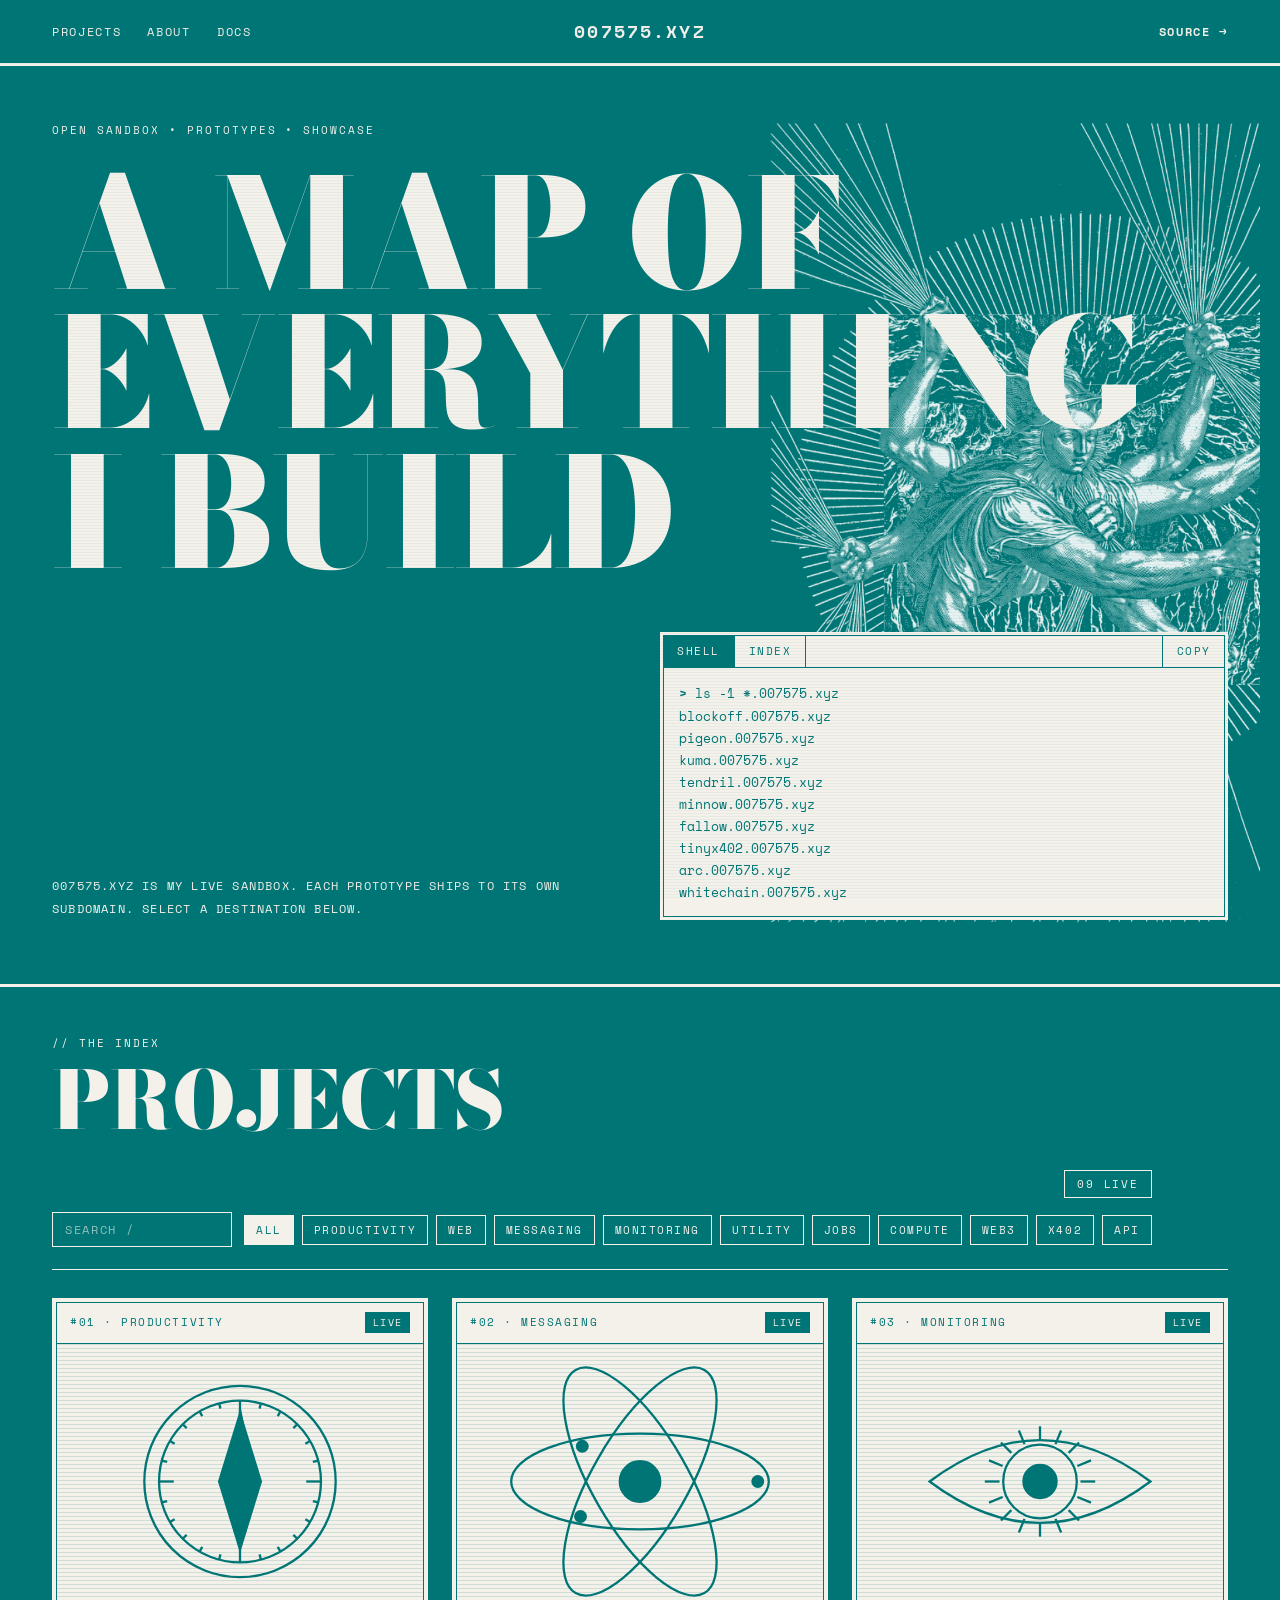
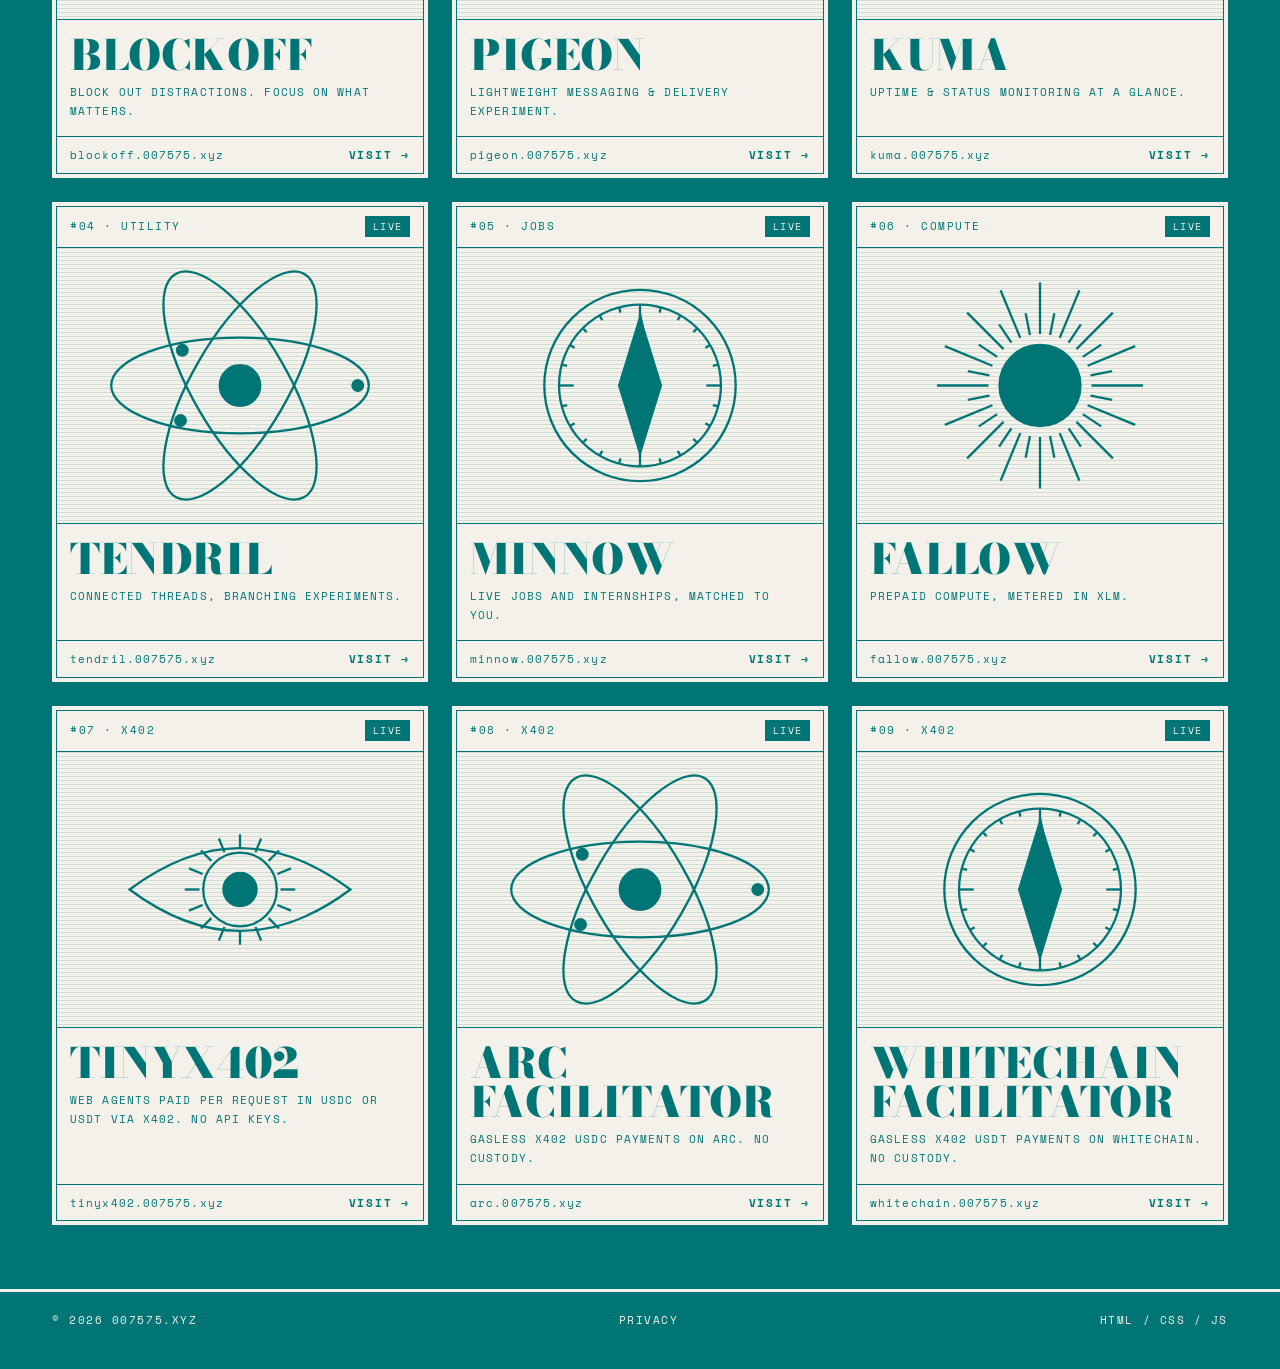
<file: index.html>
<!DOCTYPE html>
<html lang="en">
<head>
  <meta charset="UTF-8" />
  <meta name="viewport" content="width=device-width, initial-scale=1.0" />
  <title>007575.XYZ — INDEX</title>
  <meta name="description" content="A duotone sitemap of prototypes and showcases hosted on 007575.xyz subdomains." />
  <meta name="theme-color" content="#007575" />

  <link rel="preconnect" href="https://fonts.googleapis.com" />
  <link rel="preconnect" href="https://fonts.gstatic.com" crossorigin />
  <link href="https://fonts.googleapis.com/css2?family=Bodoni+Moda:opsz,wght@6..96,400;6..96,700;6..96,900&family=Space+Mono:wght@400;700&display=swap" rel="stylesheet" />
  <link rel="stylesheet" href="styles.css" />
  <script async src="https://pagead2.googlesyndication.com/pagead/js/adsbygoogle.js?client=ca-pub-1552518147897973"
     crossorigin="anonymous"></script>
</head>
<body>
  <div class="scanlines" aria-hidden="true"></div>

  <!-- ===================== HEADER ===================== -->
  <header class="masthead">
    <nav class="mast-left">
      <a href="#index">PROJECTS</a>
      <a href="about.html">ABOUT</a>
      <a href="docs.html">DOCS</a>
    </nav>
    <a class="wordmark" href="https://007575.xyz">007575<span class="wm-tld">.XYZ</span></a>
    <nav class="mast-right">
      <a class="cta-link" href="https://github.com/HimanshuM685/007575.xyz" target="_blank" rel="noopener noreferrer">SOURCE&nbsp;→</a>
    </nav>
  </header>

  <div class="rule rule-heavy"></div>

  <main>
    <!-- ===================== HERO (Mode A) ===================== -->
    <section class="hero">
      <img class="hero-art" src="img/hero-art.jpg" alt="" aria-hidden="true" />

      <p class="kicker">OPEN&nbsp;SANDBOX&nbsp;&bull;&nbsp;PROTOTYPES&nbsp;&bull;&nbsp;SHOWCASE</p>

      <h1 class="display">
        A&nbsp;MAP&nbsp;OF<br />
        EVERYTHING<br />
        I&nbsp;BUILD
      </h1>

      <div class="hero-foot">
        <p class="hero-body">
          007575.XYZ&nbsp;IS&nbsp;MY&nbsp;LIVE&nbsp;SANDBOX.&nbsp;EACH&nbsp;PROTOTYPE&nbsp;SHIPS&nbsp;TO&nbsp;ITS&nbsp;OWN
          SUBDOMAIN.&nbsp;SELECT&nbsp;A&nbsp;DESTINATION&nbsp;BELOW.
        </p>

        <!-- terminal block (Mode B card) -->
        <div class="terminal">
          <div class="terminal-tabs">
            <span class="tab tab-active">SHELL</span>
            <span class="tab">INDEX</span>
            <button class="copy" id="copyBtn" type="button">COPY</button>
          </div>
          <pre class="terminal-body"><span class="t-prompt">&gt;</span> ls -1 *.007575.xyz
<span id="termList"></span></pre>
        </div>
      </div>
    </section>

    <div class="rule rule-heavy"></div>

    <!-- ===================== INDEX (projects) ===================== -->
    <section class="index" id="index">
      <div class="section-head">
        <div class="sh-left">
          <p class="kicker">// THE&nbsp;INDEX</p>
          <h2 class="display section-title">PROJECTS</h2>
        </div>
        <div class="sh-right">
          <span class="count-box"><span id="countNum">00</span>&nbsp;LIVE</span>
          <div class="controls">
            <input type="text" id="search" placeholder="SEARCH /" autocomplete="off" spellcheck="false" />
            <div class="filters" id="filters"></div>
          </div>
        </div>
      </div>

      <div class="rule"></div>

      <div class="grid" id="grid" aria-live="polite"></div>
      <p class="empty" id="empty" hidden>—&nbsp;NO&nbsp;MATCHING&nbsp;ENTRIES&nbsp;—</p>
    </section>
  </main>

  <div class="rule rule-heavy"></div>

  <!-- ===================== FOOTER ===================== -->
  <footer class="footer">
    <span>&copy;&nbsp;<span id="year"></span>&nbsp;007575.XYZ</span>
    <span class="foot-mid"><a href="privacy.html">PRIVACY</a></span>
    <span>HTML&nbsp;/&nbsp;CSS&nbsp;/&nbsp;JS</span>
  </footer>

  <script src="projects.js"></script>
  <script src="script.js"></script>
</body>
</html>
</file>
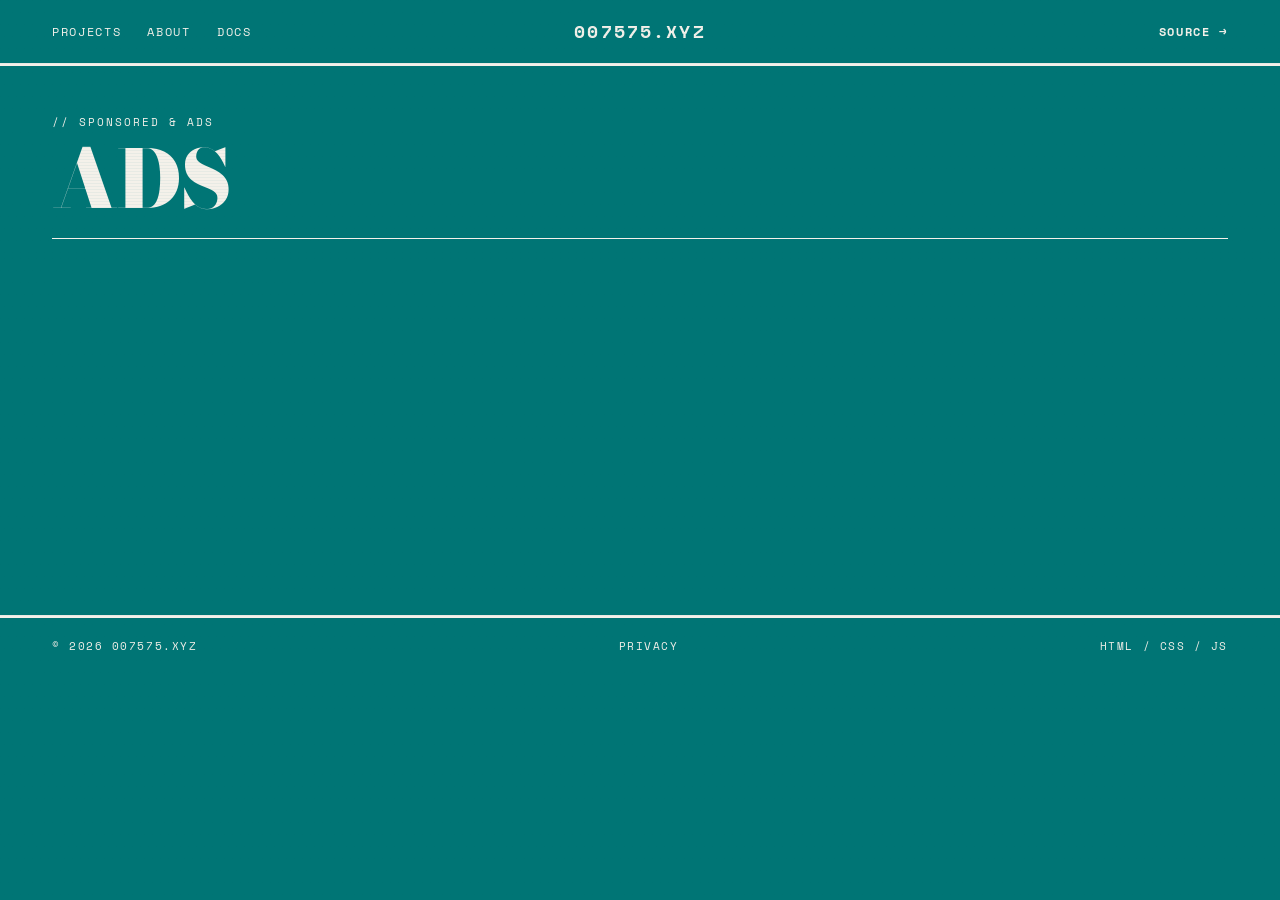
<file: ads/index.html>
<!DOCTYPE html>
<html lang="en">
<head>
  <meta charset="UTF-8" />
  <meta name="viewport" content="width=device-width, initial-scale=1.0" />
  <title>ADS — 007575.XYZ</title>
  <meta name="description" content="Sponsored content and advertisements on 007575.xyz." />
  <meta name="theme-color" content="#007575" />

  <link rel="preconnect" href="https://fonts.googleapis.com" />
  <link rel="preconnect" href="https://fonts.gstatic.com" crossorigin />
  <link href="https://fonts.googleapis.com/css2?family=Bodoni+Moda:opsz,wght@6..96,400;6..96,700;6..96,900&family=Space+Mono:wght@400;700&display=swap" rel="stylesheet" />
  <link rel="stylesheet" href="../styles.css" />
  <script async src="https://pagead2.googlesyndication.com/pagead/js/adsbygoogle.js?client=ca-pub-1552518147897973"
     crossorigin="anonymous"></script>
</head>
<body>
  <div class="scanlines" aria-hidden="true"></div>

  <header class="masthead">
    <nav class="mast-left">
      <a href="../index.html#index">PROJECTS</a>
      <a href="../about.html">ABOUT</a>
      <a href="../docs.html">DOCS</a>
    </nav>
    <a class="wordmark" href="https://007575.xyz">007575<span class="wm-tld">.XYZ</span></a>
    <nav class="mast-right">
      <a class="cta-link" href="https://github.com/HimanshuM685/007575.xyz" target="_blank" rel="noopener noreferrer">SOURCE&nbsp;→</a>
    </nav>
  </header>

  <div class="rule rule-heavy"></div>

  <main>
    <section class="index">
      <div class="section-head">
        <div class="sh-left">
          <p class="kicker">// SPONSORED&nbsp;&amp;&nbsp;ADS</p>
          <h1 class="display section-title">ADS</h1>
        </div>
      </div>

      <div class="rule"></div>

      <div class="ad-container" style="margin-top: 32px; min-height: 280px;">
        <!-- Sq -->
        <ins class="adsbygoogle"
             style="display:block"
             data-ad-client="ca-pub-1552518147897973"
             data-ad-slot="1195379745"
             data-ad-format="auto"
             data-full-width-responsive="true"></ins>
        <script>
             (adsbygoogle = window.adsbygoogle || []).push({});
        </script>
      </div>
    </section>
  </main>

  <div class="rule rule-heavy"></div>

  <footer class="footer">
    <span>&copy;&nbsp;<span id="year"></span>&nbsp;007575.XYZ</span>
    <span class="foot-mid"><a href="../privacy.html">PRIVACY</a></span>
    <span>HTML&nbsp;/&nbsp;CSS&nbsp;/&nbsp;JS</span>
  </footer>

  <script>document.getElementById('year').textContent = new Date().getFullYear();</script>
</body>
</html>
</file>
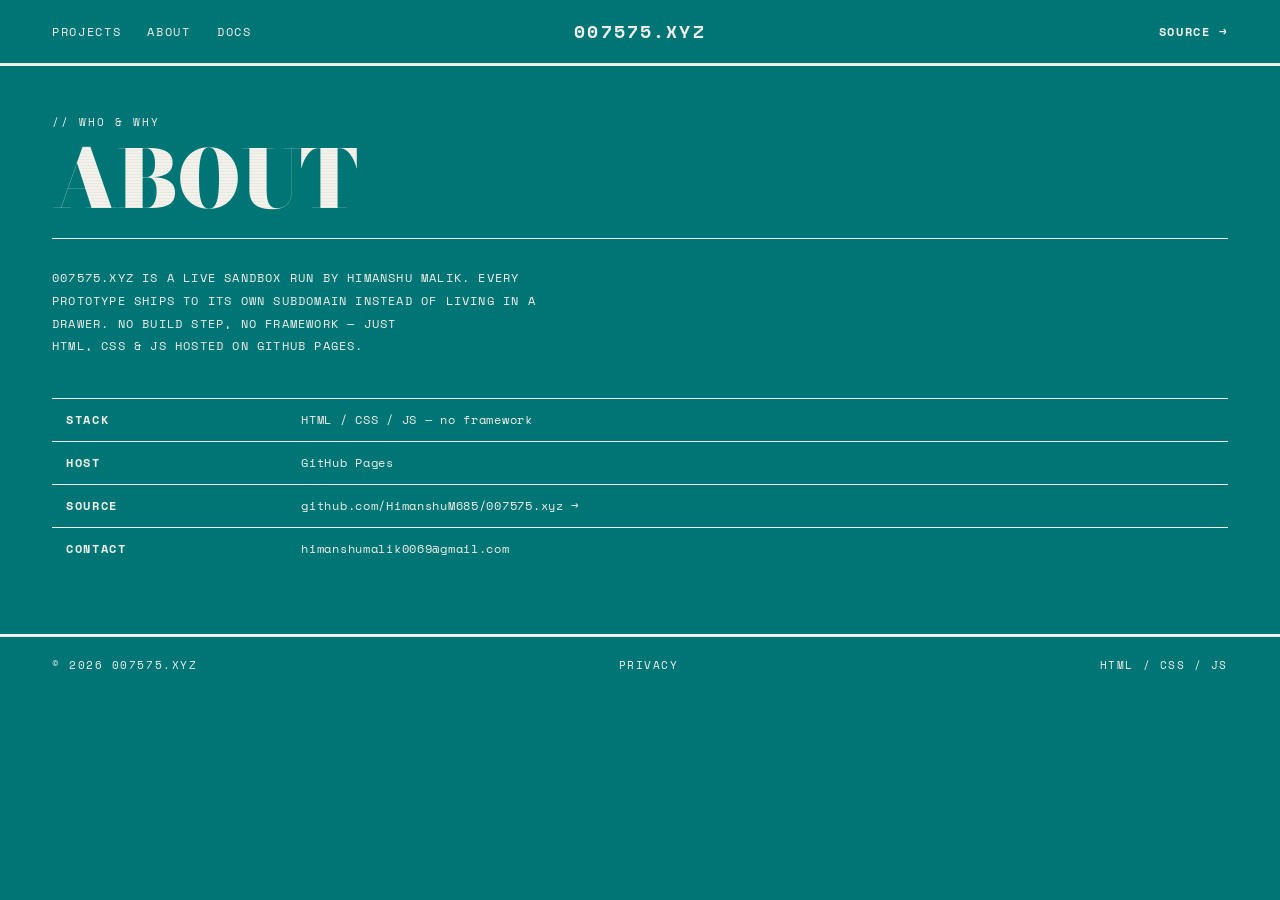
<file: about.html>
<!DOCTYPE html>
<html lang="en">
<head>
  <meta charset="UTF-8" />
  <meta name="viewport" content="width=device-width, initial-scale=1.0" />
  <title>ABOUT — 007575.XYZ</title>
  <meta name="description" content="About 007575.xyz — a live sandbox of prototypes shipped to *.007575.xyz subdomains." />
  <meta name="theme-color" content="#007575" />

  <link rel="preconnect" href="https://fonts.googleapis.com" />
  <link rel="preconnect" href="https://fonts.gstatic.com" crossorigin />
  <link href="https://fonts.googleapis.com/css2?family=Bodoni+Moda:opsz,wght@6..96,400;6..96,700;6..96,900&family=Space+Mono:wght@400;700&display=swap" rel="stylesheet" />
  <link rel="stylesheet" href="styles.css" />
  <script async src="https://pagead2.googlesyndication.com/pagead/js/adsbygoogle.js?client=ca-pub-1552518147897973"
     crossorigin="anonymous"></script>
</head>
<body>
  <div class="scanlines" aria-hidden="true"></div>

  <header class="masthead">
    <nav class="mast-left">
      <a href="index.html#index">PROJECTS</a>
      <a href="about.html">ABOUT</a>
      <a href="docs.html">DOCS</a>
    </nav>
    <a class="wordmark" href="https://007575.xyz">007575<span class="wm-tld">.XYZ</span></a>
    <nav class="mast-right">
      <a class="cta-link" href="https://github.com/HimanshuM685/007575.xyz" target="_blank" rel="noopener noreferrer">SOURCE&nbsp;→</a>
    </nav>
  </header>

  <div class="rule rule-heavy"></div>

  <main>
    <section class="index">
      <div class="section-head">
        <div class="sh-left">
          <p class="kicker">// WHO&nbsp;&amp;&nbsp;WHY</p>
          <h1 class="display section-title">ABOUT</h1>
        </div>
      </div>

      <div class="rule"></div>

      <p class="hero-body" style="max-width: 68ch; margin-top: 28px;">
        007575.XYZ&nbsp;IS&nbsp;A&nbsp;LIVE&nbsp;SANDBOX&nbsp;RUN&nbsp;BY&nbsp;HIMANSHU&nbsp;MALIK.&nbsp;EVERY
        PROTOTYPE&nbsp;SHIPS&nbsp;TO&nbsp;ITS&nbsp;OWN&nbsp;SUBDOMAIN&nbsp;INSTEAD&nbsp;OF&nbsp;LIVING&nbsp;IN&nbsp;A
        DRAWER.&nbsp;NO&nbsp;BUILD&nbsp;STEP,&nbsp;NO&nbsp;FRAMEWORK&nbsp;—&nbsp;JUST
        HTML,&nbsp;CSS&nbsp;&amp;&nbsp;JS&nbsp;HOSTED&nbsp;ON&nbsp;GITHUB&nbsp;PAGES.
      </p>

      <table class="doc-table" style="margin-top: 40px;">
        <tbody>
          <tr><th>STACK</th><td>HTML&nbsp;/&nbsp;CSS&nbsp;/&nbsp;JS&nbsp;—&nbsp;no&nbsp;framework</td></tr>
          <tr><th>HOST</th><td>GitHub&nbsp;Pages</td></tr>
          <tr><th>SOURCE</th><td><a href="https://github.com/HimanshuM685/007575.xyz" target="_blank" rel="noopener noreferrer">github.com/HimanshuM685/007575.xyz&nbsp;→</a></td></tr>
          <tr><th>CONTACT</th><td><a href="mailto:himanshumalik0069@gmail.com">himanshumalik0069@gmail.com</a></td></tr>
        </tbody>
      </table>
    </section>
  </main>

  <div class="rule rule-heavy"></div>

  <footer class="footer">
    <span>&copy;&nbsp;<span id="year"></span>&nbsp;007575.XYZ</span>
    <span class="foot-mid"><a href="privacy.html">PRIVACY</a></span>
    <span>HTML&nbsp;/&nbsp;CSS&nbsp;/&nbsp;JS</span>
  </footer>

  <script>document.getElementById('year').textContent = new Date().getFullYear();</script>
</body>
</html>
</file>
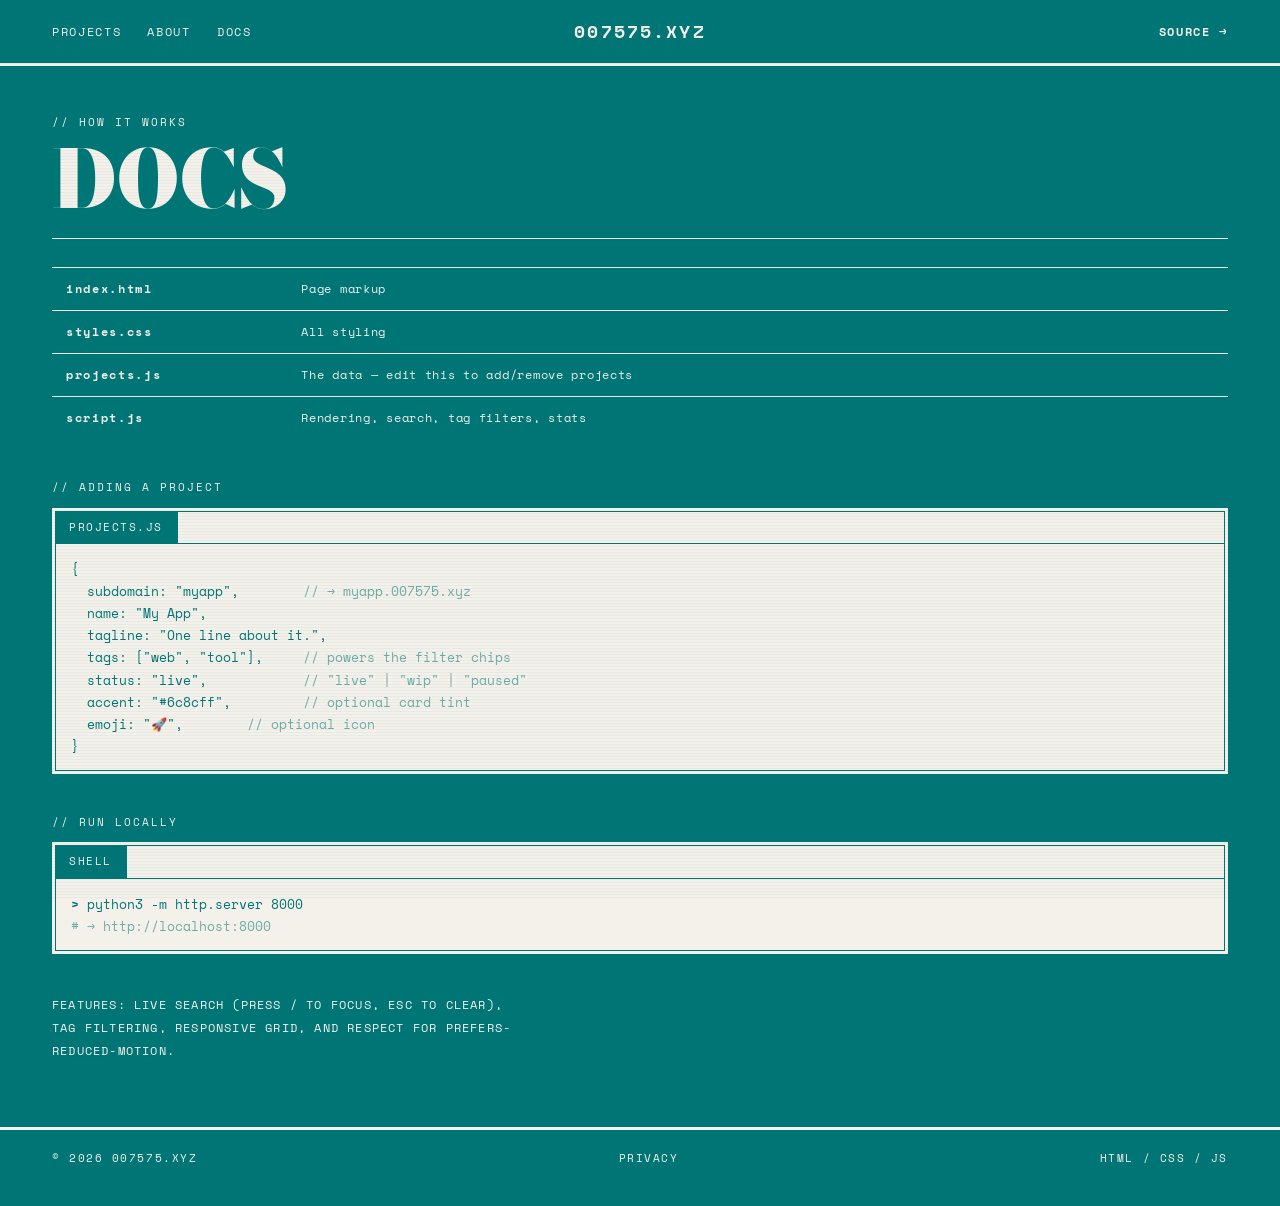
<file: docs.html>
<!DOCTYPE html>
<html lang="en">
<head>
  <meta charset="UTF-8" />
  <meta name="viewport" content="width=device-width, initial-scale=1.0" />
  <title>DOCS — 007575.XYZ</title>
  <meta name="description" content="How 007575.xyz works and how to add a new project subdomain." />
  <meta name="theme-color" content="#007575" />

  <link rel="preconnect" href="https://fonts.googleapis.com" />
  <link rel="preconnect" href="https://fonts.gstatic.com" crossorigin />
  <link href="https://fonts.googleapis.com/css2?family=Bodoni+Moda:opsz,wght@6..96,400;6..96,700;6..96,900&family=Space+Mono:wght@400;700&display=swap" rel="stylesheet" />
  <link rel="stylesheet" href="styles.css" />
  <script async src="https://pagead2.googlesyndication.com/pagead/js/adsbygoogle.js?client=ca-pub-1552518147897973"
     crossorigin="anonymous"></script>
</head>
<body>
  <div class="scanlines" aria-hidden="true"></div>

  <header class="masthead">
    <nav class="mast-left">
      <a href="index.html#index">PROJECTS</a>
      <a href="about.html">ABOUT</a>
      <a href="docs.html">DOCS</a>
    </nav>
    <a class="wordmark" href="https://007575.xyz">007575<span class="wm-tld">.XYZ</span></a>
    <nav class="mast-right">
      <a class="cta-link" href="https://github.com/HimanshuM685/007575.xyz" target="_blank" rel="noopener noreferrer">SOURCE&nbsp;→</a>
    </nav>
  </header>

  <div class="rule rule-heavy"></div>

  <main>
    <section class="index">
      <div class="section-head">
        <div class="sh-left">
          <p class="kicker">// HOW&nbsp;IT&nbsp;WORKS</p>
          <h1 class="display section-title">DOCS</h1>
        </div>
      </div>

      <div class="rule"></div>

      <table class="doc-table" style="margin-top: 28px;">
        <tbody>
          <tr><th>index.html</th><td>Page markup</td></tr>
          <tr><th>styles.css</th><td>All styling</td></tr>
          <tr><th>projects.js</th><td>The data&nbsp;— edit this to add/remove projects</td></tr>
          <tr><th>script.js</th><td>Rendering, search, tag filters, stats</td></tr>
        </tbody>
      </table>

      <p class="kicker" style="margin-top: 40px; margin-bottom: 12px;">// ADDING&nbsp;A&nbsp;PROJECT</p>
      <div class="terminal">
        <div class="terminal-tabs">
          <span class="tab tab-active">PROJECTS.JS</span>
        </div>
        <pre class="terminal-body">{
  subdomain: "myapp",        <span class="doc-comment">// &rarr; myapp.007575.xyz</span>
  name: "My App",
  tagline: "One line about it.",
  tags: ["web", "tool"],     <span class="doc-comment">// powers the filter chips</span>
  status: "live",            <span class="doc-comment">// "live" | "wip" | "paused"</span>
  accent: "#6c8cff",         <span class="doc-comment">// optional card tint</span>
  emoji: "&#128640;",        <span class="doc-comment">// optional icon</span>
}</pre>
      </div>

      <p class="kicker" style="margin-top: 40px; margin-bottom: 12px;">// RUN&nbsp;LOCALLY</p>
      <div class="terminal">
        <div class="terminal-tabs">
          <span class="tab tab-active">SHELL</span>
        </div>
        <pre class="terminal-body"><span class="t-prompt">&gt;</span> python3 -m http.server 8000
<span class="doc-comment"># &rarr; http://localhost:8000</span></pre>
      </div>

      <p class="hero-body" style="max-width: 68ch; margin-top: 40px;">
        FEATURES:&nbsp;LIVE&nbsp;SEARCH&nbsp;(PRESS&nbsp;/&nbsp;TO&nbsp;FOCUS,&nbsp;ESC&nbsp;TO&nbsp;CLEAR),
        TAG&nbsp;FILTERING,&nbsp;RESPONSIVE&nbsp;GRID,&nbsp;AND&nbsp;RESPECT&nbsp;FOR
        PREFERS-REDUCED-MOTION.
      </p>
    </section>
  </main>

  <div class="rule rule-heavy"></div>

  <footer class="footer">
    <span>&copy;&nbsp;<span id="year"></span>&nbsp;007575.XYZ</span>
    <span class="foot-mid"><a href="privacy.html">PRIVACY</a></span>
    <span>HTML&nbsp;/&nbsp;CSS&nbsp;/&nbsp;JS</span>
  </footer>

  <script>document.getElementById('year').textContent = new Date().getFullYear();</script>
</body>
</html>
</file>
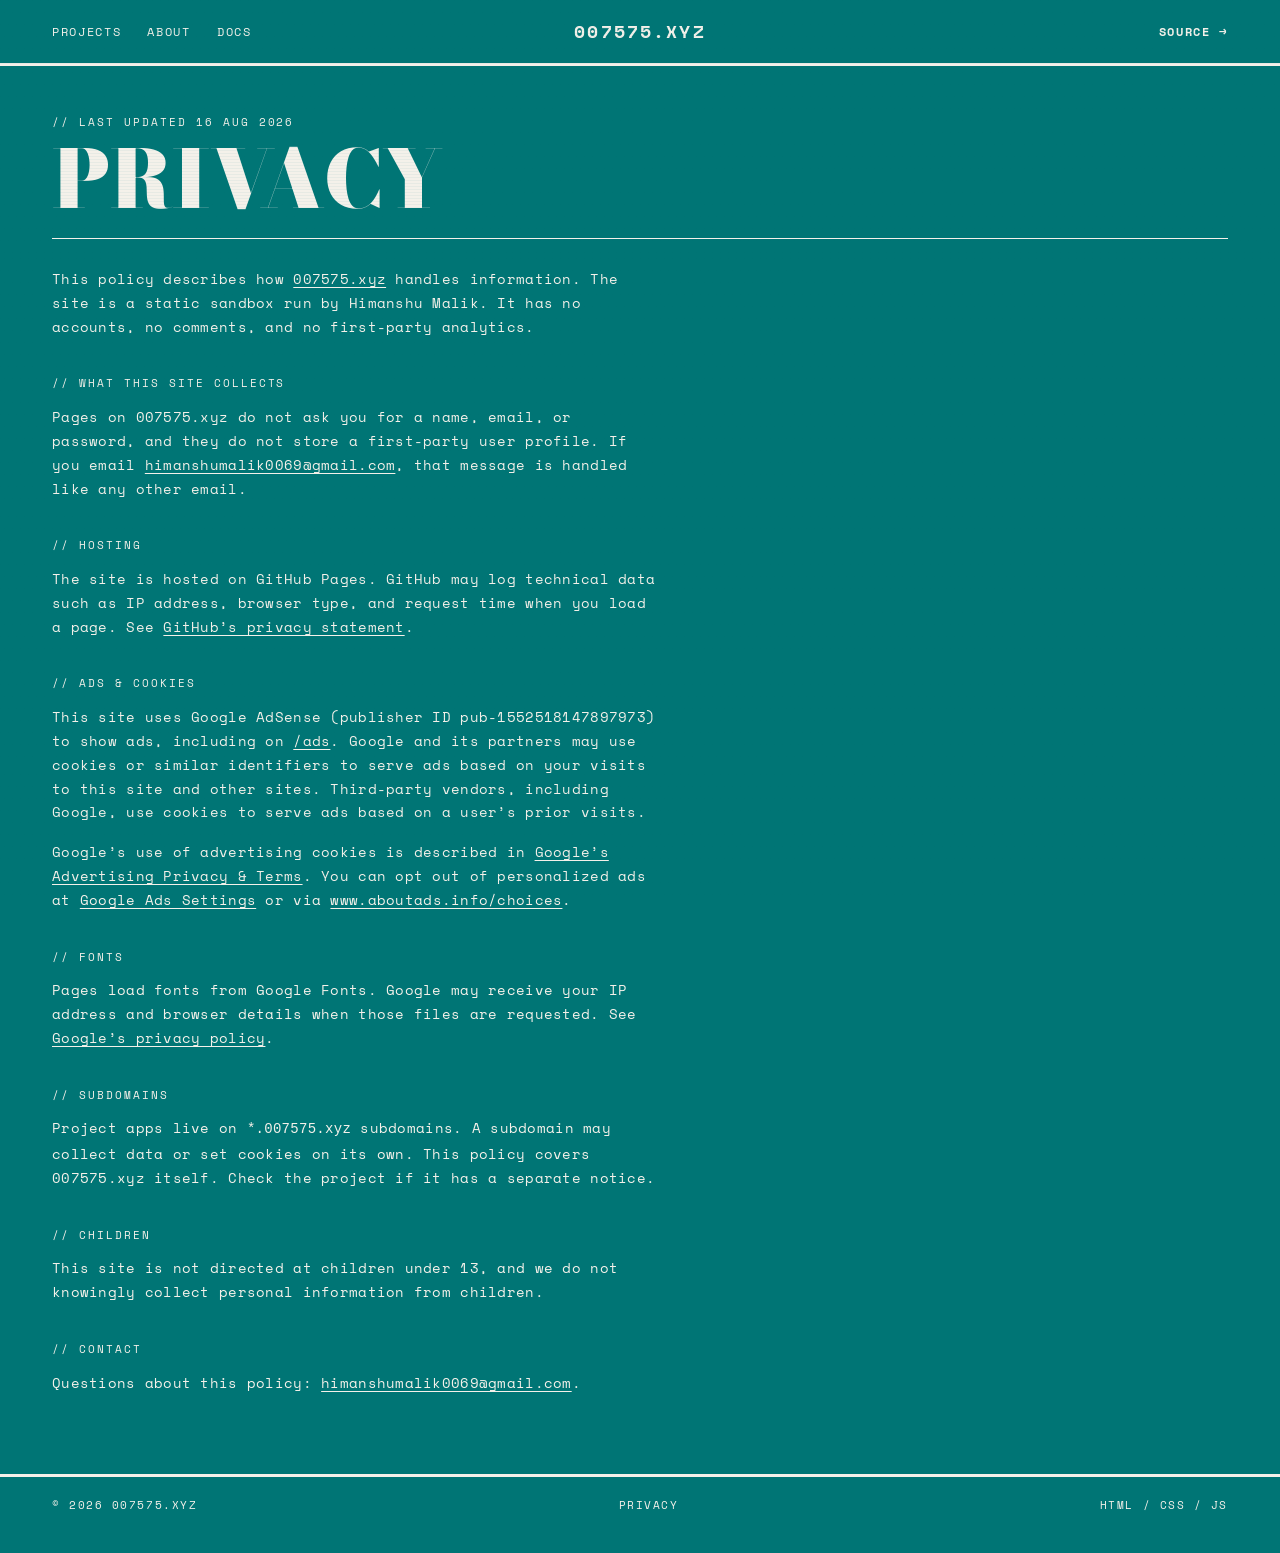
<file: privacy.html>
<!DOCTYPE html>
<html lang="en">
<head>
  <meta charset="UTF-8" />
  <meta name="viewport" content="width=device-width, initial-scale=1.0" />
  <title>PRIVACY — 007575.XYZ</title>
  <meta name="description" content="Privacy policy for 007575.xyz — what this site collects, cookies, and Google AdSense." />
  <meta name="theme-color" content="#007575" />

  <link rel="preconnect" href="https://fonts.googleapis.com" />
  <link rel="preconnect" href="https://fonts.gstatic.com" crossorigin />
  <link href="https://fonts.googleapis.com/css2?family=Bodoni+Moda:opsz,wght@6..96,400;6..96,700;6..96,900&family=Space+Mono:wght@400;700&display=swap" rel="stylesheet" />
  <link rel="stylesheet" href="styles.css" />
  <script async src="https://pagead2.googlesyndication.com/pagead/js/adsbygoogle.js?client=ca-pub-1552518147897973"
     crossorigin="anonymous"></script>
</head>
<body>
  <div class="scanlines" aria-hidden="true"></div>

  <header class="masthead">
    <nav class="mast-left">
      <a href="index.html#index">PROJECTS</a>
      <a href="about.html">ABOUT</a>
      <a href="docs.html">DOCS</a>
    </nav>
    <a class="wordmark" href="https://007575.xyz">007575<span class="wm-tld">.XYZ</span></a>
    <nav class="mast-right">
      <a class="cta-link" href="https://github.com/HimanshuM685/007575.xyz" target="_blank" rel="noopener noreferrer">SOURCE&nbsp;→</a>
    </nav>
  </header>

  <div class="rule rule-heavy"></div>

  <main>
    <section class="index">
      <div class="section-head">
        <div class="sh-left">
          <p class="kicker">// LAST&nbsp;UPDATED&nbsp;16&nbsp;AUG&nbsp;2026</p>
          <h1 class="display section-title">PRIVACY</h1>
        </div>
      </div>

      <div class="rule"></div>

      <div class="legal">
        <p>
          This policy describes how <a href="https://007575.xyz">007575.xyz</a> handles information.
          The site is a static sandbox run by Himanshu Malik. It has no accounts, no comments, and no first-party analytics.
        </p>

        <p class="kicker" style="margin-top: 36px; margin-bottom: 12px;">// WHAT&nbsp;THIS&nbsp;SITE&nbsp;COLLECTS</p>
        <p>
          Pages on 007575.xyz do not ask you for a name, email, or password, and they do not store a first-party user profile.
          If you email <a href="mailto:himanshumalik0069@gmail.com">himanshumalik0069@gmail.com</a>, that message is handled like any other email.
        </p>

        <p class="kicker" style="margin-top: 36px; margin-bottom: 12px;">// HOSTING</p>
        <p>
          The site is hosted on GitHub Pages. GitHub may log technical data such as IP address, browser type, and request time when you load a page.
          See <a href="https://docs.github.com/en/site-policy/privacy-policies/github-general-privacy-statement" target="_blank" rel="noopener noreferrer">GitHub’s privacy statement</a>.
        </p>

        <p class="kicker" style="margin-top: 36px; margin-bottom: 12px;">// ADS&nbsp;&amp;&nbsp;COOKIES</p>
        <p>
          This site uses Google AdSense (publisher ID pub-1552518147897973) to show ads, including on <a href="ads/">/ads</a>.
          Google and its partners may use cookies or similar identifiers to serve ads based on your visits to this site and other sites.
          Third-party vendors, including Google, use cookies to serve ads based on a user’s prior visits.
        </p>
        <p>
          Google’s use of advertising cookies is described in
          <a href="https://policies.google.com/technologies/ads" target="_blank" rel="noopener noreferrer">Google’s Advertising Privacy &amp; Terms</a>.
          You can opt out of personalized ads at
          <a href="https://www.google.com/settings/ads" target="_blank" rel="noopener noreferrer">Google Ads Settings</a>
          or via
          <a href="https://www.aboutads.info/choices/" target="_blank" rel="noopener noreferrer">www.aboutads.info/choices</a>.
        </p>

        <p class="kicker" style="margin-top: 36px; margin-bottom: 12px;">// FONTS</p>
        <p>
          Pages load fonts from Google Fonts. Google may receive your IP address and browser details when those files are requested.
          See <a href="https://policies.google.com/privacy" target="_blank" rel="noopener noreferrer">Google’s privacy policy</a>.
        </p>

        <p class="kicker" style="margin-top: 36px; margin-bottom: 12px;">// SUBDOMAINS</p>
        <p>
          Project apps live on <code>*.007575.xyz</code> subdomains. A subdomain may collect data or set cookies on its own.
          This policy covers 007575.xyz itself. Check the project if it has a separate notice.
        </p>

        <p class="kicker" style="margin-top: 36px; margin-bottom: 12px;">// CHILDREN</p>
        <p>
          This site is not directed at children under 13, and we do not knowingly collect personal information from children.
        </p>

        <p class="kicker" style="margin-top: 36px; margin-bottom: 12px;">// CONTACT</p>
        <p>
          Questions about this policy: <a href="mailto:himanshumalik0069@gmail.com">himanshumalik0069@gmail.com</a>.
        </p>
      </div>
    </section>
  </main>

  <div class="rule rule-heavy"></div>

  <footer class="footer">
    <span>&copy;&nbsp;<span id="year"></span>&nbsp;007575.XYZ</span>
    <span class="foot-mid"><a href="privacy.html">PRIVACY</a></span>
    <span>HTML&nbsp;/&nbsp;CSS&nbsp;/&nbsp;JS</span>
  </footer>

  <script>document.getElementById('year').textContent = new Date().getFullYear();</script>
</body>
</html>
</file>
<file: styles.css>
/* ===========================================================================
   007575.xyz — Hermes / Nous Research duotone aesthetic
   STRICTLY TWO COLORS: deep teal #007575 + paper cream #F4F1EA.
   Didone serif for display ONLY. Monospace for ALL functional/UI/body text.
   No third color. No gradients (tonal). No glows. No rounded corners.
   =========================================================================== */

:root {
  --blue: #007575;
  --cream: #F4F1EA;
  --display: "Bodoni Moda", "Didot", "Times New Roman", serif;
  --mono: "Space Mono", "JetBrains Mono", ui-monospace, monospace;
  --maxw: 1240px;
  --gutter: 32px;
}

*,
*::before,
*::after {
  box-sizing: border-box;
  border-radius: 0;            /* sharp corners everywhere */
}

html { -webkit-text-size-adjust: 100%; }

body {
  margin: 0;
  background: var(--blue);     /* Mode A: blue field */
  color: var(--cream);
  font-family: var(--mono);
  font-size: 14px;
  line-height: 1.5;
  -webkit-font-smoothing: antialiased;
  overflow-x: hidden;
}

a { color: inherit; text-decoration: none; }
::selection { background: var(--cream); color: var(--blue); }

/* global CRT scanline wash — hard 1px blue lines over cream-tinted field */
.scanlines {
  position: fixed;
  inset: 0;
  z-index: 50;
  pointer-events: none;
  background: repeating-linear-gradient(
    to bottom,
    rgba(0, 117, 117, 0.05) 0px,
    rgba(0, 117, 117, 0.05) 1px,
    transparent 1px,
    transparent 3px
  );
}

/* ---- shared display / labels ------------------------------------------- */
.display {
  font-family: var(--display);
  font-weight: 900;
  text-transform: uppercase;
  line-height: 0.92;
  letter-spacing: -0.01em;
  margin: 0;
}

.kicker {
  font-family: var(--mono);
  font-size: 11px;
  text-transform: uppercase;
  letter-spacing: 0.18em;
  margin: 0;
}

/* thin rules */
.rule { height: 0; border-top: 1px solid var(--cream); }
.rule-heavy { border-top-width: 3px; }

/* ---- masthead ----------------------------------------------------------- */
.masthead {
  max-width: var(--maxw);
  margin: 0 auto;
  padding: 18px var(--gutter);
  display: grid;
  grid-template-columns: 1fr auto 1fr;
  align-items: center;
}
.mast-left, .mast-right {
  display: flex;
  gap: 26px;
  font-size: 12px;
  letter-spacing: 0.14em;
}
.mast-right { justify-content: flex-end; }
.mast-left a:hover, .mast-right a:hover { text-decoration: underline; text-underline-offset: 4px; }

.wordmark {
  font-family: var(--mono);
  font-weight: 700;
  font-size: 18px;
  letter-spacing: 0.12em;
  text-align: center;
  white-space: nowrap;
}
.wm-tld { opacity: 1; }
.wordmark:hover { text-decoration: underline; text-underline-offset: 4px; }

.cta-link { font-weight: 700; }

/* ---- hero (Mode A) ------------------------------------------------------ */
.hero {
  position: relative;
  max-width: var(--maxw);
  margin: 0 auto;
  padding: 56px var(--gutter) 64px;
  overflow: hidden;
}
/* Hermes engraving — recolored into the duotone:
   grayscale flattens the periwinkle figure, `screen` blend drops the black
   field into the teal so the figure glows cream over the page. */
.hero-art {
  position: absolute;
  top: 50%; right: -150px;
  transform: translateY(-50%);
  width: 660px; height: auto;
  pointer-events: none;
  z-index: 0;
  mix-blend-mode: screen;
  filter: grayscale(1) contrast(1.08) brightness(1.06);
  opacity: 0.9;
  -webkit-mask-image: radial-gradient(120% 120% at 62% 50%, #000 58%, transparent 100%);
          mask-image: radial-gradient(120% 120% at 62% 50%, #000 58%, transparent 100%);
}
.hero > *:not(.hero-art) { position: relative; z-index: 1; }
.hero .kicker { margin-bottom: 26px; }

.hero .display {
  font-size: clamp(3.4rem, 12vw, 9.5rem);
  max-width: 12ch;
}

.hero-foot {
  margin-top: 48px;
  display: grid;
  grid-template-columns: 1fr 1fr;
  gap: 40px;
  align-items: end;
}
.hero-body {
  font-size: 12px;
  letter-spacing: 0.1em;
  line-height: 1.9;
  text-transform: uppercase;
  max-width: 42ch;
  margin: 0;
}

/* ---- terminal block (Mode B: cream card on blue) ------------------------ */
.terminal {
  background: var(--cream);
  color: var(--blue);
  border: 3px solid var(--cream);
  outline: 1px solid var(--blue);
  outline-offset: -4px;        /* inner blue keyline = window matte */
  position: relative;
  z-index: 1;
}
.terminal-tabs {
  display: flex;
  align-items: stretch;
  border-bottom: 1px solid var(--blue);
}
.tab {
  font-size: 11px;
  letter-spacing: 0.14em;
  padding: 8px 14px;
  border-right: 1px solid var(--blue);
}
.tab-active { background: var(--blue); color: var(--cream); }
.copy {
  margin-left: auto;
  font-family: var(--mono);
  font-size: 11px;
  letter-spacing: 0.14em;
  color: var(--blue);
  background: transparent;
  border: none;
  border-left: 1px solid var(--blue);
  padding: 8px 14px;
  cursor: pointer;
}
.copy:hover, .copy.done { background: var(--blue); color: var(--cream); }
.terminal-body {
  margin: 0;
  padding: 14px 16px;
  font-family: var(--mono);
  font-size: 13px;
  line-height: 1.7;
  white-space: pre-wrap;
  word-break: break-all;
}
.t-prompt { font-weight: 700; }

/* ---- section head ------------------------------------------------------- */
.index {
  max-width: var(--maxw);
  margin: 0 auto;
  padding: 48px var(--gutter) 64px;
}
.section-head {
  display: flex;
  align-items: flex-end;
  justify-content: space-between;
  gap: 32px;
  flex-wrap: wrap;
  margin-bottom: 22px;
}
.sh-left .kicker { margin-bottom: 12px; }
.section-title { font-size: clamp(2.4rem, 7vw, 5rem); }

.sh-right {
  display: flex;
  flex-direction: column;
  align-items: flex-end;
  gap: 14px;
}
.count-box {
  border: 1px solid var(--cream);
  padding: 5px 12px;
  font-size: 11px;
  letter-spacing: 0.16em;
}

.controls { display: flex; align-items: center; gap: 12px; flex-wrap: wrap; justify-content: flex-end; }
#search {
  font-family: var(--mono);
  font-size: 12px;
  letter-spacing: 0.14em;
  text-transform: uppercase;
  color: var(--cream);
  background: transparent;
  border: 1px solid var(--cream);
  padding: 8px 12px;
  width: 180px;
  outline: none;
}
#search::placeholder { color: var(--cream); opacity: 0.6; }
#search:focus { background: var(--cream); color: var(--blue); }
#search:focus::placeholder { color: var(--blue); opacity: 0.5; }

.filters { display: flex; gap: 8px; flex-wrap: wrap; }
.chip {
  font-family: var(--mono);
  font-size: 11px;
  letter-spacing: 0.14em;
  text-transform: uppercase;
  color: var(--cream);
  background: transparent;
  border: 1px solid var(--cream);
  padding: 6px 11px;
  cursor: pointer;
}
.chip-active { background: var(--cream); color: var(--blue); }   /* filled invert */

/* ---- project grid (3-up, Mode B cards) ---------------------------------- */
.grid {
  display: grid;
  grid-template-columns: repeat(3, 1fr);
  gap: 24px;
  margin-top: 28px;
}

.card {
  display: flex;
  flex-direction: column;
  background: var(--cream);
  color: var(--blue);
  border: 4px solid var(--cream);
  outline: 1px solid var(--blue);
  outline-offset: -5px;          /* blue window-matte keyline */
  text-decoration: none;
  animation: rise 0.4s both;
}
@keyframes rise { from { opacity: 0; transform: translateY(10px); } to { opacity: 1; transform: none; } }

.card-index {
  display: flex;
  justify-content: space-between;
  align-items: center;
  font-size: 11px;
  letter-spacing: 0.14em;
  padding: 10px 14px;
  border-bottom: 1px solid var(--blue);
}
.tag-box {
  border: 1px solid var(--blue);
  padding: 2px 7px;
  font-size: 10px;
  letter-spacing: 0.12em;
}
.tag-box.is-live { background: var(--blue); color: var(--cream); }

/* duotone engraving emblem */
.emblem {
  position: relative;
  aspect-ratio: 4 / 3;
  border-bottom: 1px solid var(--blue);
  overflow: hidden;
}
.emblem svg { position: absolute; inset: 0; width: 100%; height: 100%; display: block; }
.emblem::after {              /* halftone / scanline print texture */
  content: "";
  position: absolute;
  inset: 0;
  pointer-events: none;
  background: repeating-linear-gradient(
    to bottom,
    var(--blue) 0px,
    var(--blue) 1px,
    transparent 1px,
    transparent 4px
  );
  opacity: 0.16;
}

.card-name {
  font-family: var(--display);
  font-weight: 900;
  text-transform: uppercase;
  line-height: 0.94;
  letter-spacing: -0.01em;
  font-size: clamp(1.8rem, 4vw, 2.6rem);
  padding: 16px 14px 8px;
  margin: 0;
}
.card-tagline {
  font-size: 11px;
  letter-spacing: 0.1em;
  text-transform: uppercase;
  line-height: 1.7;
  padding: 0 14px 16px;
  margin: 0;
  flex: 1;
}
.card-foot {
  display: flex;
  justify-content: space-between;
  align-items: center;
  border-top: 1px solid var(--blue);
  padding: 10px 14px;
  font-size: 11px;
  letter-spacing: 0.1em;
}
.card-host { text-transform: lowercase; }
.card-go { font-weight: 700; letter-spacing: 0.16em; }
.card:hover { background: var(--blue); color: var(--cream); border-color: var(--blue); outline-color: var(--cream); }
.card:hover .card-index,
.card:hover .emblem,
.card:hover .card-foot { border-color: var(--cream); }
.card:hover .tag-box { border-color: var(--cream); }
.card:hover .tag-box.is-live { background: var(--cream); color: var(--blue); }
.card:hover .emblem svg { color: var(--cream); }
.card:hover .emblem::after { background: repeating-linear-gradient(to bottom, var(--cream) 0, var(--cream) 1px, transparent 1px, transparent 4px); }

/* ---- empty + footer ----------------------------------------------------- */
.empty {
  text-align: center;
  font-size: 12px;
  letter-spacing: 0.16em;
  padding: 56px 0;
}

.footer {
  max-width: var(--maxw);
  margin: 0 auto;
  padding: 20px var(--gutter) 40px;
  display: flex;
  justify-content: space-between;
  gap: 16px;
  flex-wrap: wrap;
  font-size: 11px;
  letter-spacing: 0.14em;
}

/* ---- doc / about pages --------------------------------------------------- */
.doc-table { width: 100%; border-collapse: collapse; font-size: 12px; letter-spacing: 0.06em; }
.doc-table th, .doc-table td { text-align: left; padding: 12px 14px; border-top: 1px solid var(--cream); vertical-align: top; }
.doc-table th { width: 20%; white-space: nowrap; letter-spacing: 0.14em; }
.doc-table a:hover { text-decoration: underline; text-underline-offset: 4px; }
.doc-comment { opacity: 0.55; }
.legal { max-width: 68ch; font-size: 14px; letter-spacing: 0.02em; line-height: 1.7; text-transform: none; margin-top: 28px; }
.legal p { margin: 0 0 16px; }
.legal a { text-decoration: underline; text-underline-offset: 3px; }

/* ---- responsive --------------------------------------------------------- */
@media (max-width: 900px) {
  .grid { grid-template-columns: repeat(2, 1fr); }
  .hero-foot { grid-template-columns: 1fr; }
  .hero-art { width: 460px; right: -140px; opacity: 0.4; }
}
@media (max-width: 600px) {
  :root { --gutter: 18px; }
  .masthead { grid-template-columns: 1fr auto; }
  .mast-left { display: none; }
  .grid { grid-template-columns: 1fr; }
  .section-head { flex-direction: column; align-items: stretch; }
  .sh-right { align-items: stretch; }
  .controls, .filters { justify-content: flex-start; }
  #search { flex: 1; }
  .hero-art { width: 360px; right: -120px; top: 22%; opacity: 0.28; }
}

@media (prefers-reduced-motion: reduce) {
  * { animation: none !important; transition: none !important; }
}
</file>
